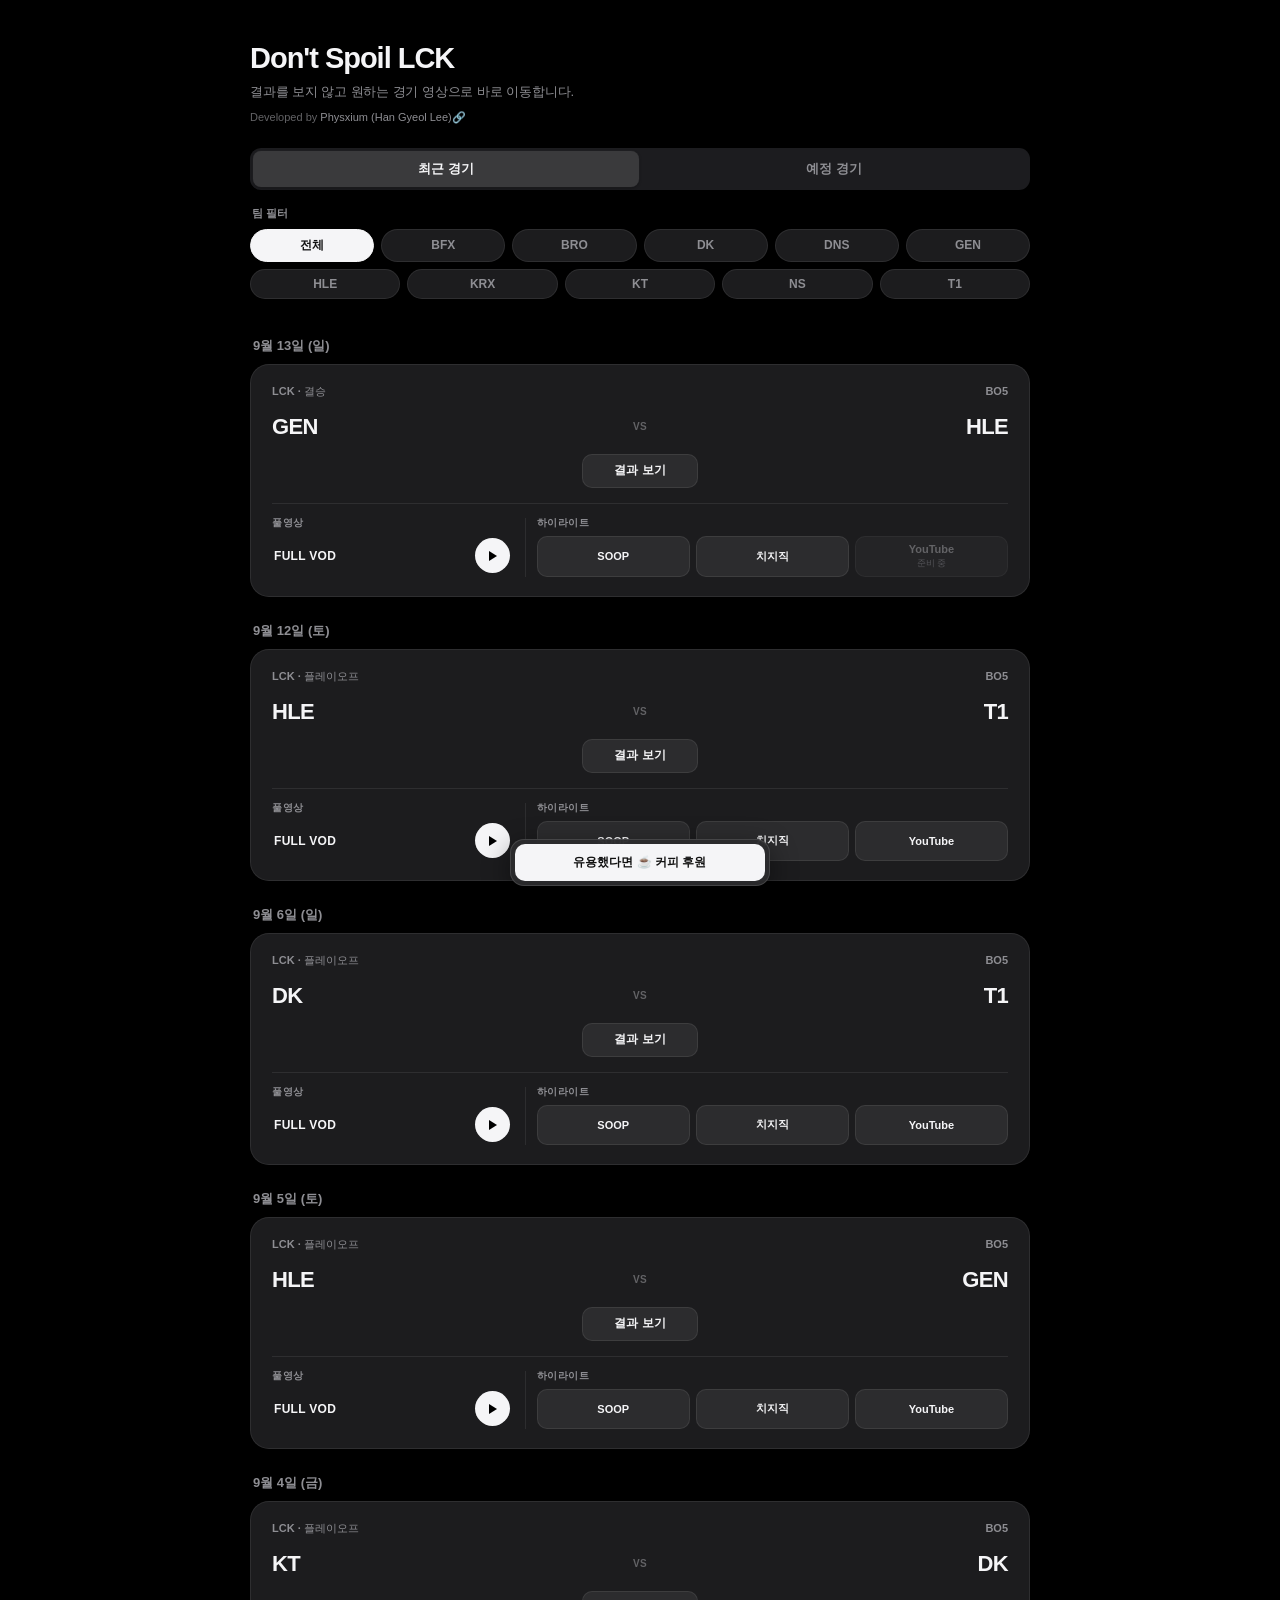
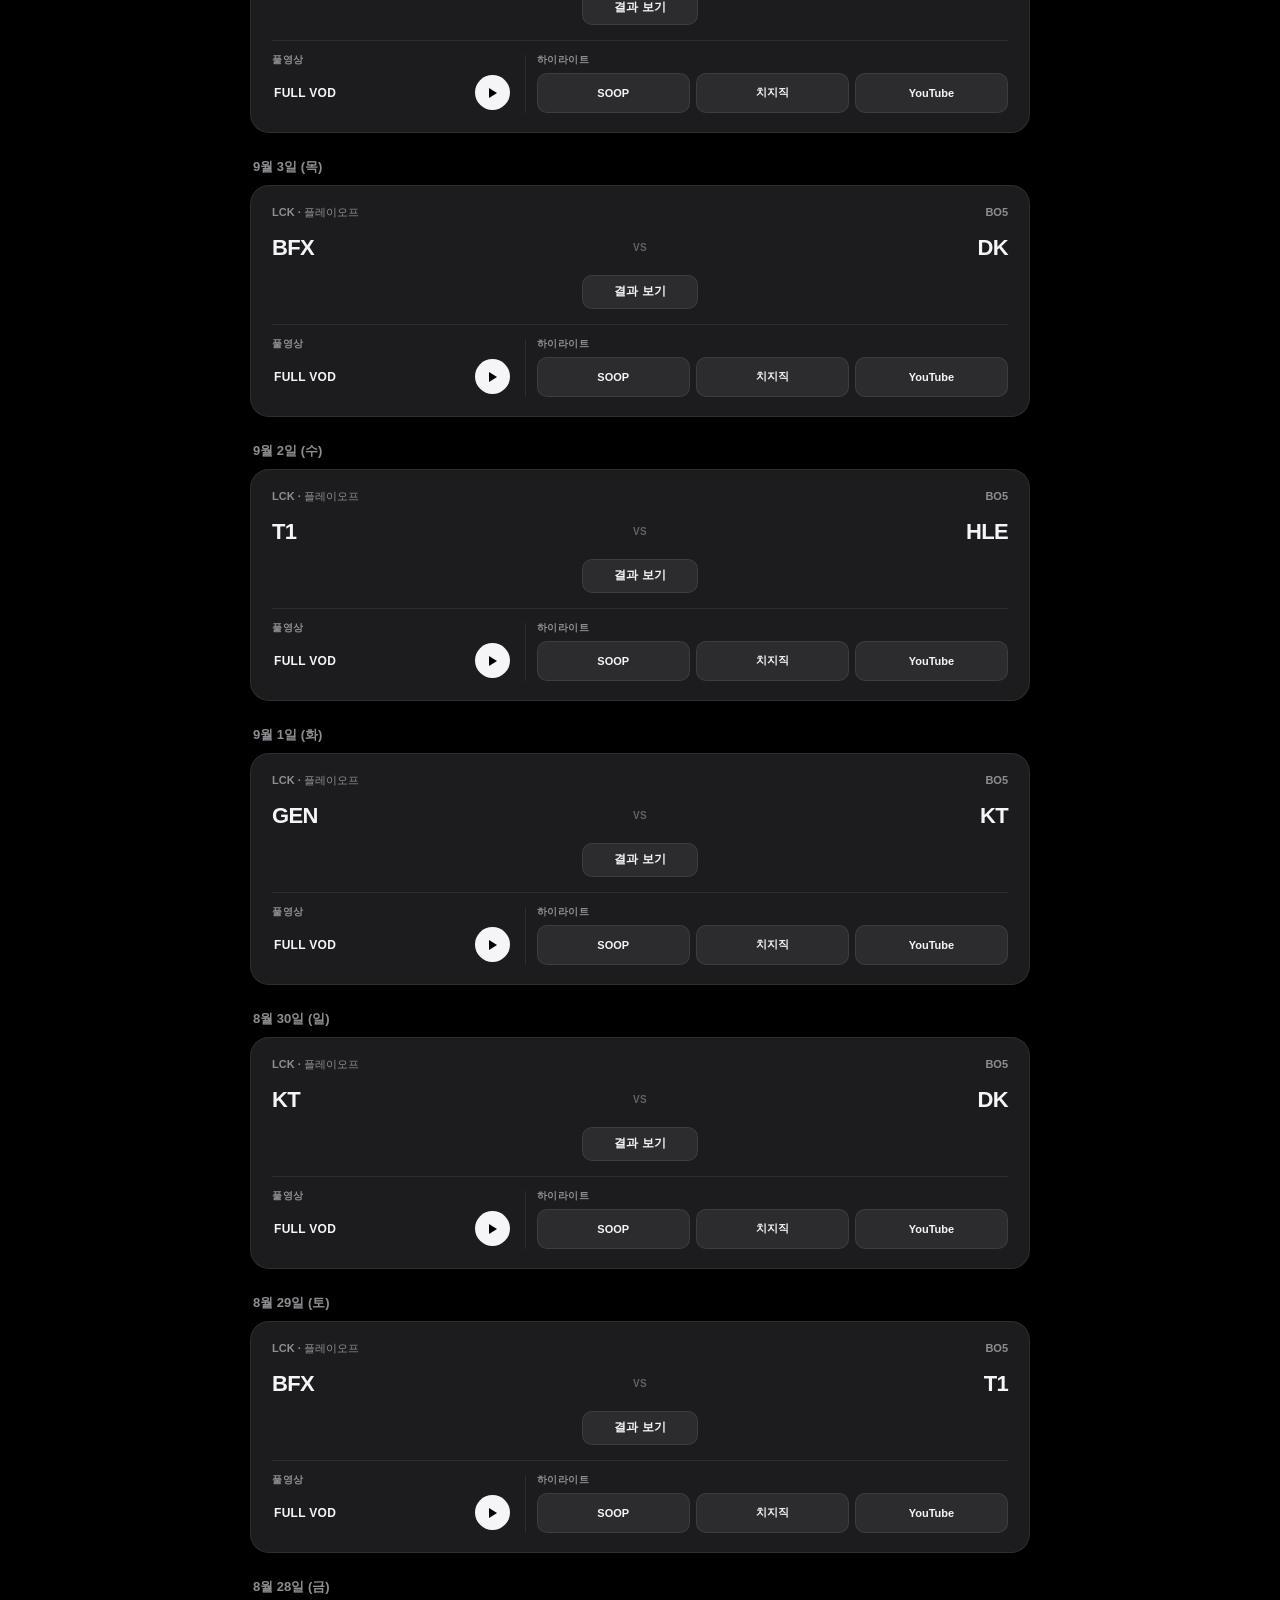
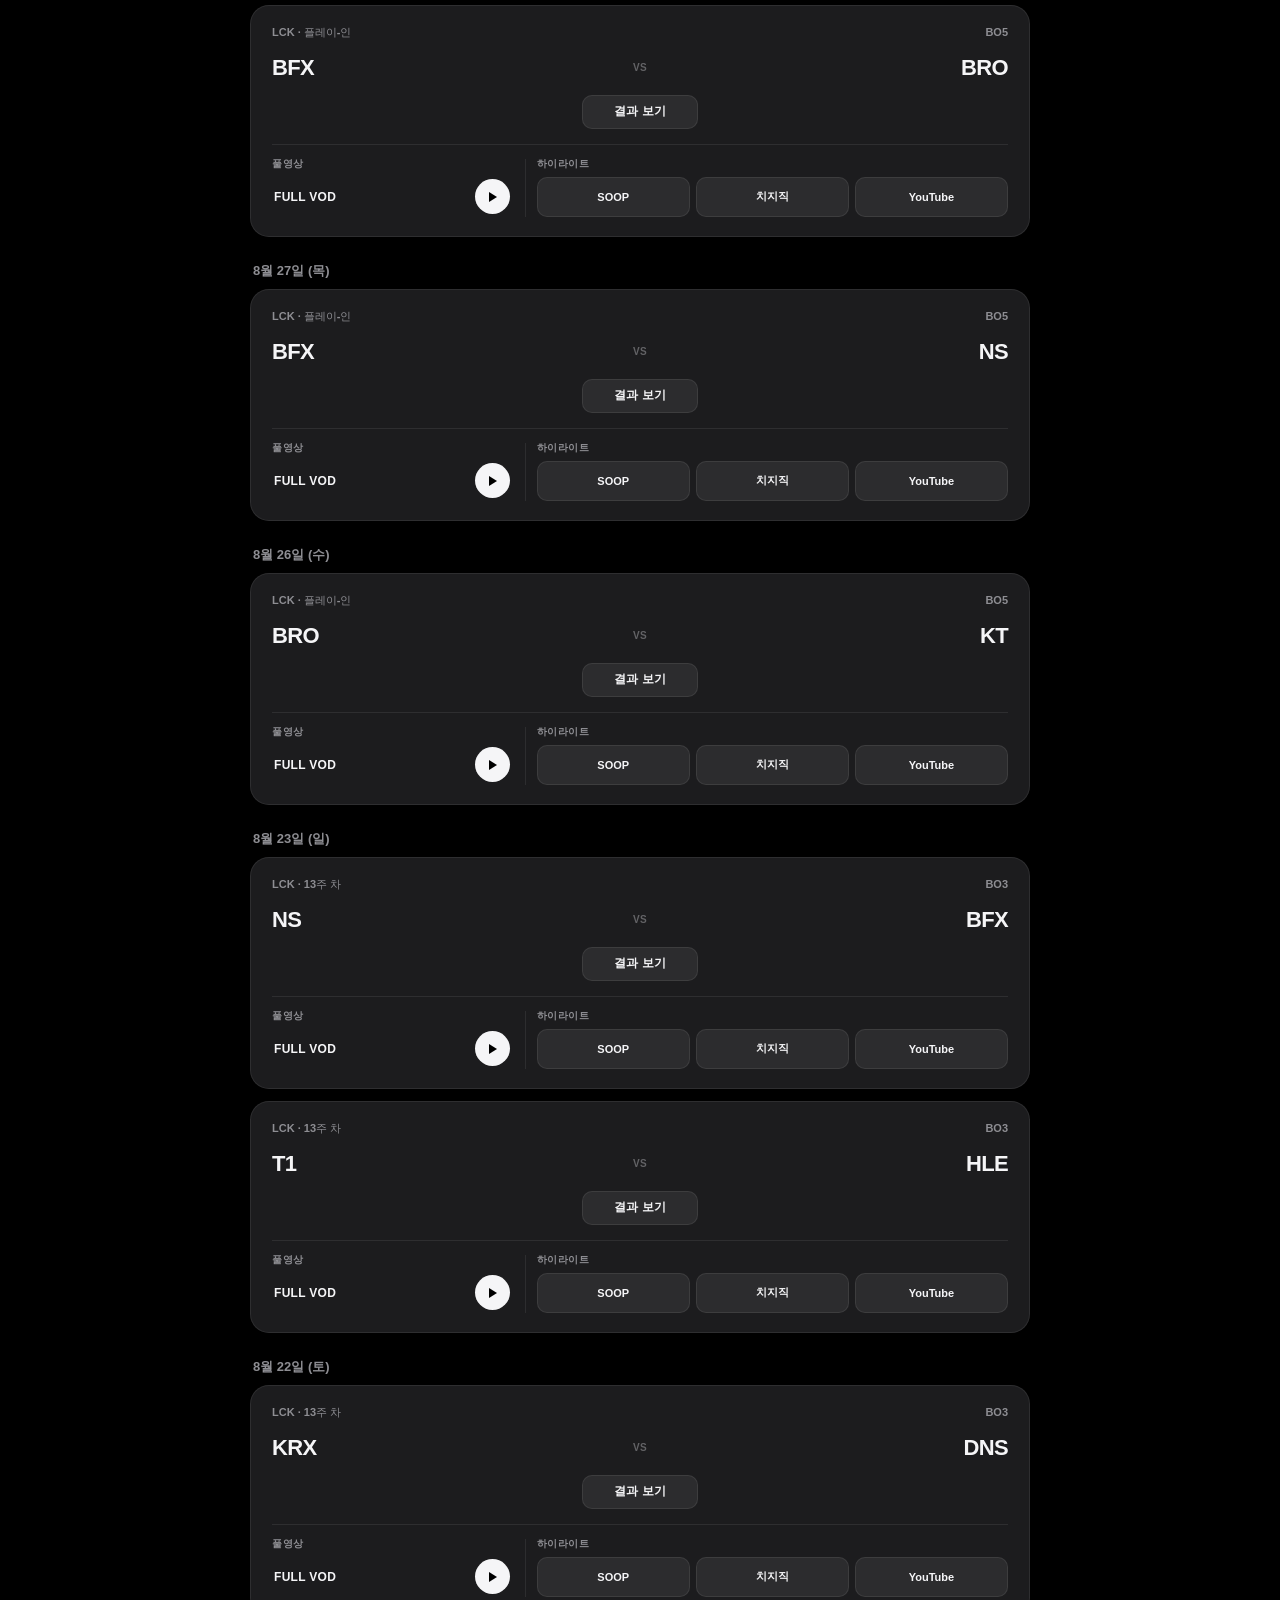
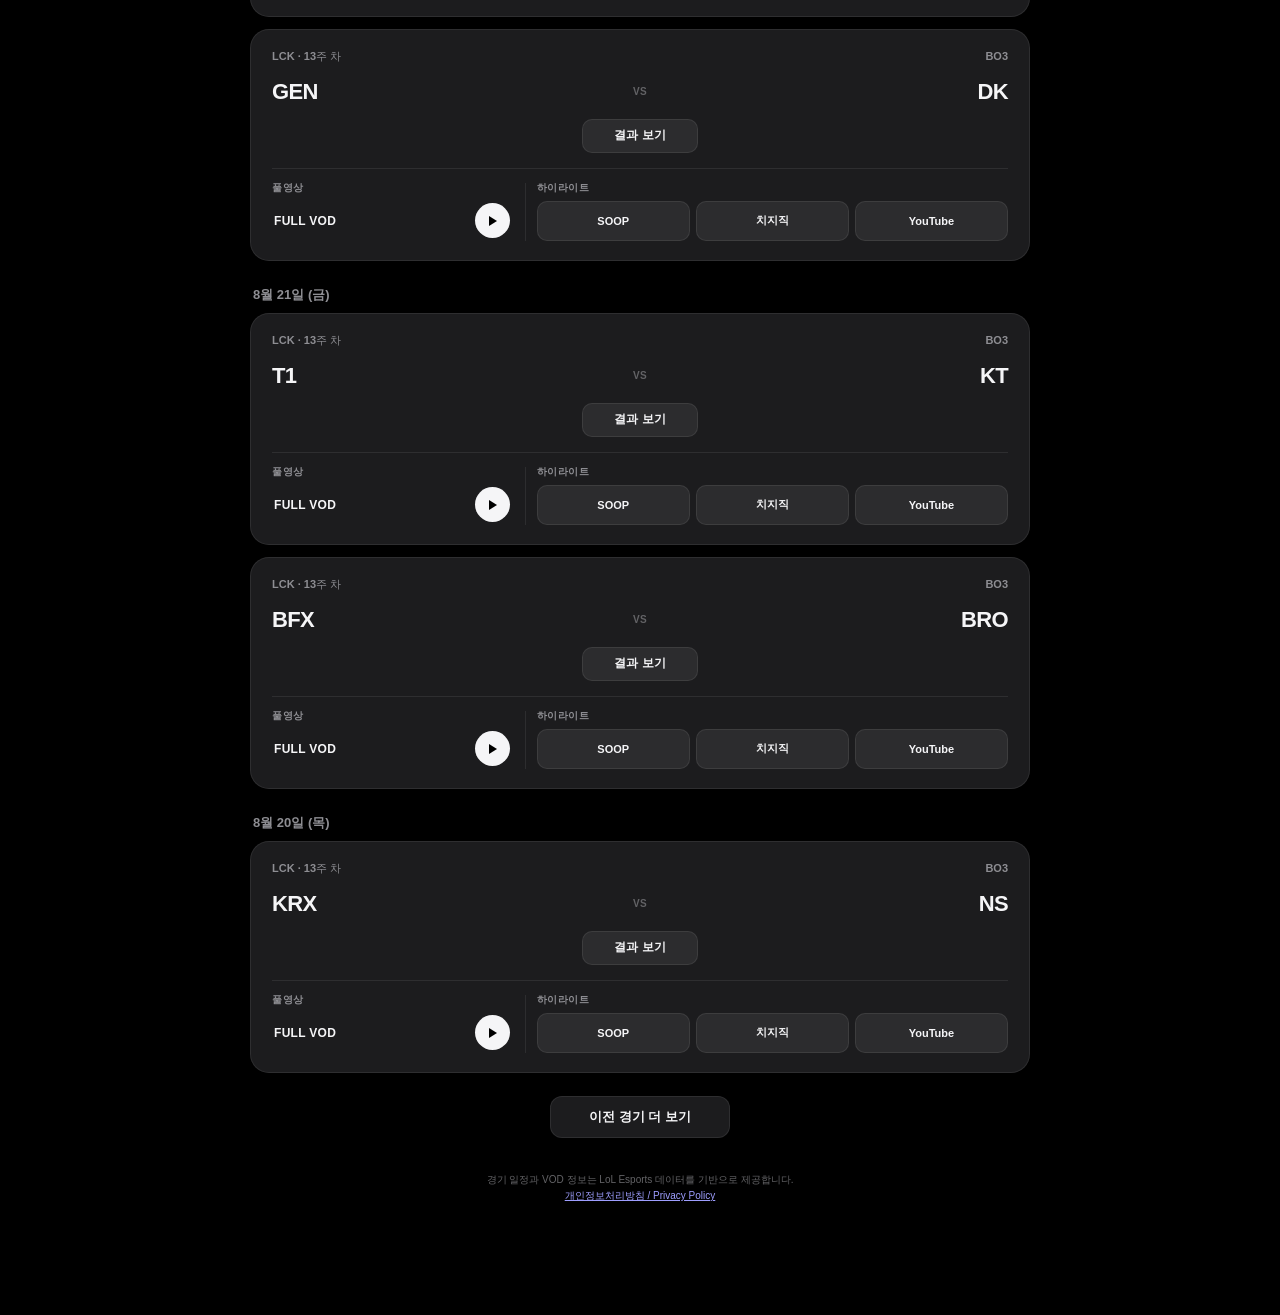
<file: index.html>
<!doctype html>
<html lang="ko">

<head>
    <meta charset="utf-8" />
    <meta name="viewport" content="width=device-width, initial-scale=1" />

    <title>Don't Spoil LCK | 스포일러 없는 LCK 다시보기</title>

    <meta name="description"
        content="경기 결과를 보지 않고 LCK 공식 VOD와 SOOP, 치지직, YouTube 하이라이트를 찾아볼 수 있는 스포일러 없는 LCK 다시보기 사이트.">

    <link rel="canonical" href="https://dslck.pages.dev/">

    <meta name="naver-site-verification" content="5ac0eb07588e6da99f528ddb1d448df263eaaddd" />

    <script async src="https://www.googletagmanager.com/gtag/js?id=G-3B8PYM8HGZ"></script>

    <meta property="og:type" content="website">
    <meta property="og:title" content="Don't Spoil LCK | 스포일러 없는 LCK 다시보기">
    <meta property="og:description"
        content="경기 결과를 보지 않고 LCK 공식 VOD와 SOOP, 치지직, YouTube 하이라이트를 찾아볼 수 있는 스포일러 없는 LCK 다시보기 사이트.">
    <meta property="og:url" content="https://dslck.pages.dev/">

    <script>
        window.dataLayer = window.dataLayer || [];

        function gtag() {
            dataLayer.push(arguments);
        }

        gtag("js", new Date());
        gtag("config", "G-3B8PYM8HGZ");
    </script>

    <script async src="https://pagead2.googlesyndication.com/pagead/js/adsbygoogle.js?client=ca-pub-6908864739979028"
        crossorigin="anonymous"></script>

    <link rel="stylesheet" href="./style.css">

    <script data-name="BMC-Widget" data-cfasync="false" src="https://cdnjs.buymeacoffee.com/1.0.0/widget.prod.min.js"
        data-id="physxium" data-description="Support me on Buy me a coffee!" data-message="" data-color="#FF813F"
        data-position="Right" data-x_margin="18" data-y_margin="18">
    </script>

</head>

<body>

    <main class="wrap">

        <header>

            <h1>Don't Spoil LCK</h1>

            <p class="subtitle">
                결과를 보지 않고 원하는 경기 영상으로 바로 이동합니다.
            </p>

            <p class="developer">
                Developed by
                <a href="https://physxium.pages.dev/" target="_blank" rel="noopener noreferrer">
                    Physxium (Han Gyeol Lee)🔗
                </a>
            </p>

        </header>


        <div class="tabs">

            <button class="tab-btn active" data-tab="recent">
                최근 경기
            </button>

            <button class="tab-btn" data-tab="upcoming">
                예정 경기
            </button>

        </div>


        <div class="filter-label">
            팀 필터
        </div>

        <nav class="filters" id="filters"></nav>

        <section id="matches"></section>


        <div class="more-wrap" id="moreWrap"></div>


        <footer>
            경기 일정과 VOD 정보는 LoL Esports 데이터를 기반으로 제공합니다.
                    <br>
                    <a href="https://physxium.pages.dev/privacy" target="_blank" rel="noopener noreferrer">
                        개인정보처리방침 / Privacy Policy
                    </a>
        </footer>

    </main>


    <nav class="floating-bar" aria-label="Support">
    
        <button id="supportLink" class="floating-link support" type="button">
            유용했다면 ☕ 커피 후원
        </button>
    
    </nav>
    
    <a id="cteeSupport" class="ctee-support" href="https://ctee.kr/place/physxium" target="_blank" rel="noopener noreferrer"
        hidden>
        다른 방법으로 후원하기 ☕ 크티
    </a>


        <script src="./app.js"></script>


</body>

</html>
</file>
<file: style.css>
:root {
            color-scheme: dark;

            --bg: #000000;

            --panel: #1c1c1e;
            --panel-soft: #242426;
            --panel-strong: #2c2c2e;

            --text: #f5f5f7;
            --muted: #8e8e93;
            --muted-soft: #636366;

            --line: rgba(255, 255, 255, 0.08);
            --line-strong: rgba(255, 255, 255, 0.12);

            --accent: #f5f5f7;
            --accent-text: #111111;

            --button: #2c2c2e;
            --button-hover: #3a3a3c;

            --disabled: #242426;

            --live: #ff453a;
            --live-soft: rgba(255, 69, 58, 0.12);
            --live-line: rgba(255, 69, 58, 0.28);
        }

        * {
            box-sizing: border-box;
        }

        html {
            background: var(--bg);
        }

        body {
            margin: 0;
            background: var(--bg);
            color: var(--text);

            font-family:
                -apple-system,
                BlinkMacSystemFont,
                "SF Pro Display",
                "SF Pro Text",
                "Pretendard",
                "Segoe UI",
                sans-serif;

            -webkit-font-smoothing: antialiased;
            text-rendering: optimizeLegibility;
        }

        button,
        a {
            font: inherit;
            -webkit-tap-highlight-color: transparent;
        }

        button {
            appearance: none;
        }

        .wrap {
            width: min(780px, calc(100% - 28px));
            margin: 0 auto;
            padding: 32px 0 110px;
        }

        /* ------------------------------
           Header
        ------------------------------ */

        header {
            margin-bottom: 22px;
        }

        h1 {
            margin: 0 0 7px;

            font-size: 25px;
            font-weight: 750;
            letter-spacing: -0.035em;
        }

        .subtitle {
            margin: 0;

            color: var(--muted);

            font-size: 13px;
            line-height: 1.55;
            letter-spacing: -0.01em;
        }

        .developer {
            margin: 8px 0 0;

            color: var(--muted-soft);

            font-size: 11px;
            line-height: 1.4;
        }

        .developer a {
            color: var(--muted);
            text-decoration: none;

            transition: color 0.15s ease;
        }

        .developer a:hover {
            color: var(--text);
        }

        /* ------------------------------
           Tabs
        ------------------------------ */

        .ad-wrap {
            display: flex;
            justify-content: center;

            margin: 18px 0 22px;
            min-height: 50px;
        }
        
        .tabs {
            display: grid;
            grid-template-columns: 1fr 1fr;

            gap: 3px;

            padding: 3px;
            margin: 22px 0 16px;

            background: rgba(118, 118, 128, 0.24);

            border-radius: 11px;
        }

        .tab-btn {
            border: 0;
            border-radius: 8px;

            padding: 9px 10px;

            background: transparent;
            color: var(--muted);

            cursor: pointer;

            font-size: 13px;
            font-weight: 650;

            transition:
                background 0.15s ease,
                color 0.15s ease,
                box-shadow 0.15s ease;
        }

        .tab-btn.active {
            background: #3a3a3c;
            color: var(--text);

            box-shadow:
                0 1px 3px rgba(0, 0, 0, 0.32),
                0 0 0 0.5px rgba(255, 255, 255, 0.04);
        }

        /* ------------------------------
           Team Filters
        ------------------------------ */

        .filter-label {
            margin: 0 0 8px 2px;

            color: var(--muted);

            font-size: 11px;
            font-weight: 650;
        }

        .filters {
            display: flex;
            flex-wrap: wrap;

            gap: 7px;

            padding: 0 0 13px;
        }

        .filter-btn {
            flex: 1 1 calc(20% - 7px);

            min-width: 58px;

            border: 1px solid var(--line);
            border-radius: 999px;

            padding: 7px 11px;

            background: var(--panel);
            color: var(--muted);

            cursor: pointer;

            font-size: 12px;
            font-weight: 550;

            transition:
                background 0.15s ease,
                color 0.15s ease,
                border-color 0.15s ease;
        }

        .filter-btn:hover {
            background: var(--panel-soft);
        }

        .filter-btn.active {
            background: var(--accent);
            color: var(--accent-text);

            border-color: var(--accent);

            font-weight: 700;
        }

        /* ------------------------------
           Date
        ------------------------------ */

        .date-group {
            margin-top: 25px;
        }

        .date-title {
            margin: 0 0 9px 3px;

            color: var(--muted);

            font-size: 13px;
            font-weight: 650;
        }

        /* ------------------------------
           Match Card
        ------------------------------ */

        .match-card {
            margin-bottom: 12px;
            padding: 17px;

            background: var(--panel);

            border: 1px solid var(--line);
            border-radius: 19px;
        }

        .meta {
            display: flex;
            justify-content: space-between;
            align-items: center;

            gap: 12px;

            margin-bottom: 15px;

            color: var(--muted);

            font-size: 11px;
            font-weight: 550;
        }

        .teams {
            display: grid;
            grid-template-columns: 1fr auto 1fr;

            align-items: center;

            gap: 12px;

            margin-bottom: 14px;
        }

        .team {
            font-size: 20px;
            font-weight: 750;
            letter-spacing: -0.03em;
        }

        .team.right {
            text-align: right;
        }

        .versus {
            color: var(--muted-soft);

            font-size: 10px;
            font-weight: 700;

            letter-spacing: 0.04em;
        }

        /* ------------------------------
           Score / LIVE
        ------------------------------ */

        .score-row {
            display: flex;
            justify-content: center;

            min-height: 34px;

            margin-bottom: 15px;
        }

        .score-btn {
            min-width: 116px;

            border: 1px solid var(--line);
            border-radius: 10px;

            padding: 7px 12px;

            background: var(--panel-strong);
            color: var(--text);

            cursor: pointer;

            font-size: 12px;
            font-weight: 650;

            transition:
                background 0.15s ease,
                transform 0.12s ease;
        }

        .score-btn:hover {
            background: #3a3a3c;
        }

        .score-btn:active {
            transform: scale(0.97);
        }

        .live-status {
            min-width: 116px;

            display: flex;
            align-items: center;
            justify-content: center;

            gap: 6px;

            padding: 7px 12px;

            border: 1px solid var(--live-line);
            border-radius: 10px;

            background: var(--live-soft);
            color: var(--live);

            font-size: 12px;
            font-weight: 750;

            letter-spacing: 0.02em;
            text-decoration: none;

            cursor: pointer;

            transition:
                background 0.15s ease,
                transform 0.12s ease;
        }

        .live-status:hover {
            background: rgba(255, 69, 58, 0.18);
        }

        .live-status:active {
            transform: scale(0.97);
        }

        .live-dot {
            width: 7px;
            height: 7px;

            flex: 0 0 7px;

            border-radius: 50%;

            background: var(--live);
        }

        .live-play {
            margin-left: 2px;

            font-size: 9px;
        }

        /* ------------------------------
           Media Area
        ------------------------------ */

        .media-area {
            display: grid;
            grid-template-columns:
                minmax(0, 0.9fr) minmax(0, 1.45fr);

            gap: 11px;

            padding-top: 14px;

            border-top: 1px solid var(--line);
        }

        .media-column {
            min-width: 0;
        }

        .media-column+.media-column {
            padding-left: 11px;

            border-left: 1px solid var(--line);
        }

        .media-label {
            margin-bottom: 8px;

            color: var(--muted);

            font-size: 10px;
            font-weight: 650;

            letter-spacing: 0.055em;
            line-height: 1;
        }

        /* ------------------------------
           Full VOD
        ------------------------------ */

        .full-vod-box {
            min-height: 40px;

            display: flex;
            align-items: center;
            justify-content: space-between;

            padding: 0 4px 0 2px;
        }

        .full-vod-info {
            display: flex;
            flex-direction: column;
            justify-content: center;

            gap: 1px;
        }

        .full-vod-pending {
            color: #545458;

            font-size: 9px;
            font-weight: 550;
            line-height: 1.2;
        }

        .full-vod-text {
            color: var(--text);

            font-size: 12px;
            font-weight: 650;

            letter-spacing: 0.025em;
        }

        .play-button {
            width: 35px;
            height: 35px;

            flex: 0 0 35px;

            display: flex;
            align-items: center;
            justify-content: center;

            border-radius: 50%;

            background: var(--accent);
            color: #000000;

            text-decoration: none;

            transition:
                transform 0.15s ease,
                opacity 0.15s ease;
        }

        .play-button:hover {
            transform: scale(1.06);
        }

        .play-button:active {
            transform: scale(0.95);
        }

        .play-icon {
            width: 0;
            height: 0;

            margin-left: 2px;

            border-top: 5px solid transparent;
            border-bottom: 5px solid transparent;
            border-left: 8px solid currentColor;
        }

        .full-vod-box.pending-vod {
            color: var(--muted-soft);
        }

        .play-button.disabled {
            background: var(--panel-strong);
            color: var(--muted-soft);

            pointer-events: none;
        }

        .pending-vod .full-vod-text {
            color: var(--muted-soft);
        }

        /* ------------------------------
           Highlights
        ------------------------------ */

        .highlight-grid {
            display: grid;
            grid-template-columns: repeat(3, minmax(0, 1fr));

            gap: 6px;
        }

        .highlight-button,
        .pending {
            min-width: 0;
            min-height: 40px;

            display: flex;
            align-items: center;
            justify-content: center;

            padding: 6px 4px;

            border-radius: 10px;

            text-align: center;

            font-size: 11px;
            font-weight: 650;
        }

        .highlight-button {
            border: 1px solid var(--line);

            background: var(--button);
            color: var(--text);

            text-decoration: none;

            transition:
                background 0.15s ease,
                transform 0.12s ease;
        }

        .highlight-button:hover {
            background: var(--button-hover);
        }

        .highlight-button:active {
            transform: scale(0.97);
        }

        .pending {
            flex-direction: column;

            gap: 2px;

            border: 1px solid rgba(255, 255, 255, 0.04);

            background: var(--disabled);
            color: var(--muted-soft);

            cursor: default;
        }

        .pending small {
            color: #545458;

            font-size: 9px;
            font-weight: 550;
        }

        /* ------------------------------
           Upcoming
        ------------------------------ */

        .upcoming-card .teams {
            margin-bottom: 0;
        }

        .upcoming-time {
            margin-top: 12px;

            color: var(--text);

            text-align: center;

            font-size: 12px;
            font-weight: 650;
        }

        /* ------------------------------
           More / Empty
        ------------------------------ */

        .more-wrap {
            display: flex;
            justify-content: center;

            margin-top: 23px;
        }

        .more-btn {
            min-width: 180px;

            border: 1px solid var(--line);
            border-radius: 12px;

            padding: 11px 17px;

            background: var(--panel);
            color: var(--text);

            cursor: pointer;

            font-size: 13px;
            font-weight: 650;

            transition: background 0.15s ease;
        }

        .more-btn:hover {
            background: var(--panel-soft);
        }

        .empty {
            margin-top: 25px;

            padding: 29px 18px;

            border: 1px solid var(--line);
            border-radius: 17px;

            background: var(--panel);

            color: var(--muted);

            text-align: center;

            font-size: 13px;
            line-height: 1.6;
        }

        /* ------------------------------
           Footer
        ------------------------------ */

        footer {
            margin-top: 34px;

            color: var(--muted-soft);

            text-align: center;

            font-size: 10px;
            line-height: 1.65;
        }

        /* ------------------------------
           Floating Support
        ------------------------------ */

        .floating-bar {
            position: fixed;

            left: 50%;
            bottom: calc(14px + env(safe-area-inset-bottom));

            transform: translateX(-50%);

            width: min(260px, calc(100% - 40px));

            padding: 4px;

            background: rgba(44, 44, 46, 0.94);

            border: 1px solid var(--line-strong);
            border-radius: 14px;

            box-shadow:
                0 8px 28px rgba(0, 0, 0, 0.45);

            backdrop-filter: blur(18px);
            -webkit-backdrop-filter: blur(18px);

            z-index: 1000;
        }

        .floating-link {
            min-width: 0;

            display: flex;
            align-items: center;
            justify-content: center;

            padding: 10px 12px;

            border-radius: 10px;

            color: var(--text);

            font-size: 12px;
            font-weight: 650;

            text-decoration: none;

            white-space: nowrap;

            transition:
                background 0.15s ease,
                transform 0.12s ease;
        }

        .floating-link:hover {
            background: var(--button-hover);
        }

        .floating-link:active {
            transform: scale(0.97);
        }

        .floating-link.support {
            background: var(--text);
            color: var(--accent-text);
        }

        .floating-link.support:hover {
            background: #e5e5e7;
        }

        /* ------------------------------
           Responsive
        ------------------------------ */

        @media (max-width: 420px) {

            .floating-bar {
                width: min(240px, calc(100% - 32px));
                bottom: calc(10px + env(safe-area-inset-bottom));
            }

            .floating-link {
                padding: 10px 8px;
                font-size: 11px;
            }

            .filter-btn {
                flex-basis: calc(25% - 7px);
            }

            .match-card {
                padding: 16px;
            }

            .media-area {
                grid-template-columns:
                    minmax(0, 0.85fr) minmax(0, 1.5fr);
            }

            .media-column+.media-column {
                padding-left: 9px;
            }

            .highlight-grid {
                gap: 5px;
            }

            .highlight-button,
            .pending {
                font-size: 10px;
            }
        }

        @media (min-width: 640px) {

            .wrap {
                padding-top: 42px;
            }

            h1 {
                font-size: 29px;
            }

            .filter-btn {
                flex-basis: calc(16.666% - 7px);
            }

            .match-card {
                padding: 19px 21px;
            }

            .team {
                font-size: 22px;
            }

            .media-area {
                grid-template-columns:
                    minmax(0, 0.8fr) minmax(0, 1.6fr);
            }
        }

                #bmc-wbtn {
                    display: none !important;
                }
        
                button.floating-link {
                    border: none;
                    font-family: inherit;
                    cursor: pointer;
        
                }

                #bmc-wbtn {
                    display: none !important;
                }
        
                .ctee-support {
                    position: fixed;
        
                    left: 50%;
                    right: auto;
        
                    bottom: 72px;
        
                    transform: translateX(-50%);
        
                    z-index: 1000001;
        
                    padding: 8px 12px;
        
                    border-radius: 12px;
        
                    background: rgba(255, 255, 255, 0.96);
                    color: #111;
        
                    font-size: 12px;
                    font-weight: 600;
        
                    text-decoration: none;
        
                    white-space: nowrap;
        
                    box-shadow: 0 4px 14px rgba(0, 0, 0, 0.14);
                }
        
                button.floating-link {
                    width: 100%;
        
                    border: none;
                    font-family: inherit;
                    cursor: pointer;
        
                    text-align: center;
                }
        
                @media (max-width: 600px) {
        
                    #bmc-iframe {
                        position: fixed !important;
        
                        top: 10px !important;
                        bottom: auto !important;
        
                        left: 10px !important;
                        right: auto !important;
        
                        width: calc(100vw - 20px) !important;
                        max-width: calc(100vw - 20px) !important;
        
                        height: calc(100dvh - 120px) !important;
                        max-height: calc(100dvh - 120px) !important;
        
                        border-radius: 16px !important;
                    }
        
                    .ctee-support {
                        left: 50%;
                        right: auto;
        
                        bottom: 72px;
        
                        transform: translateX(-50%);
        
                        z-index: 1000001;
        
                        white-space: nowrap;
                    }
                }
</file>
